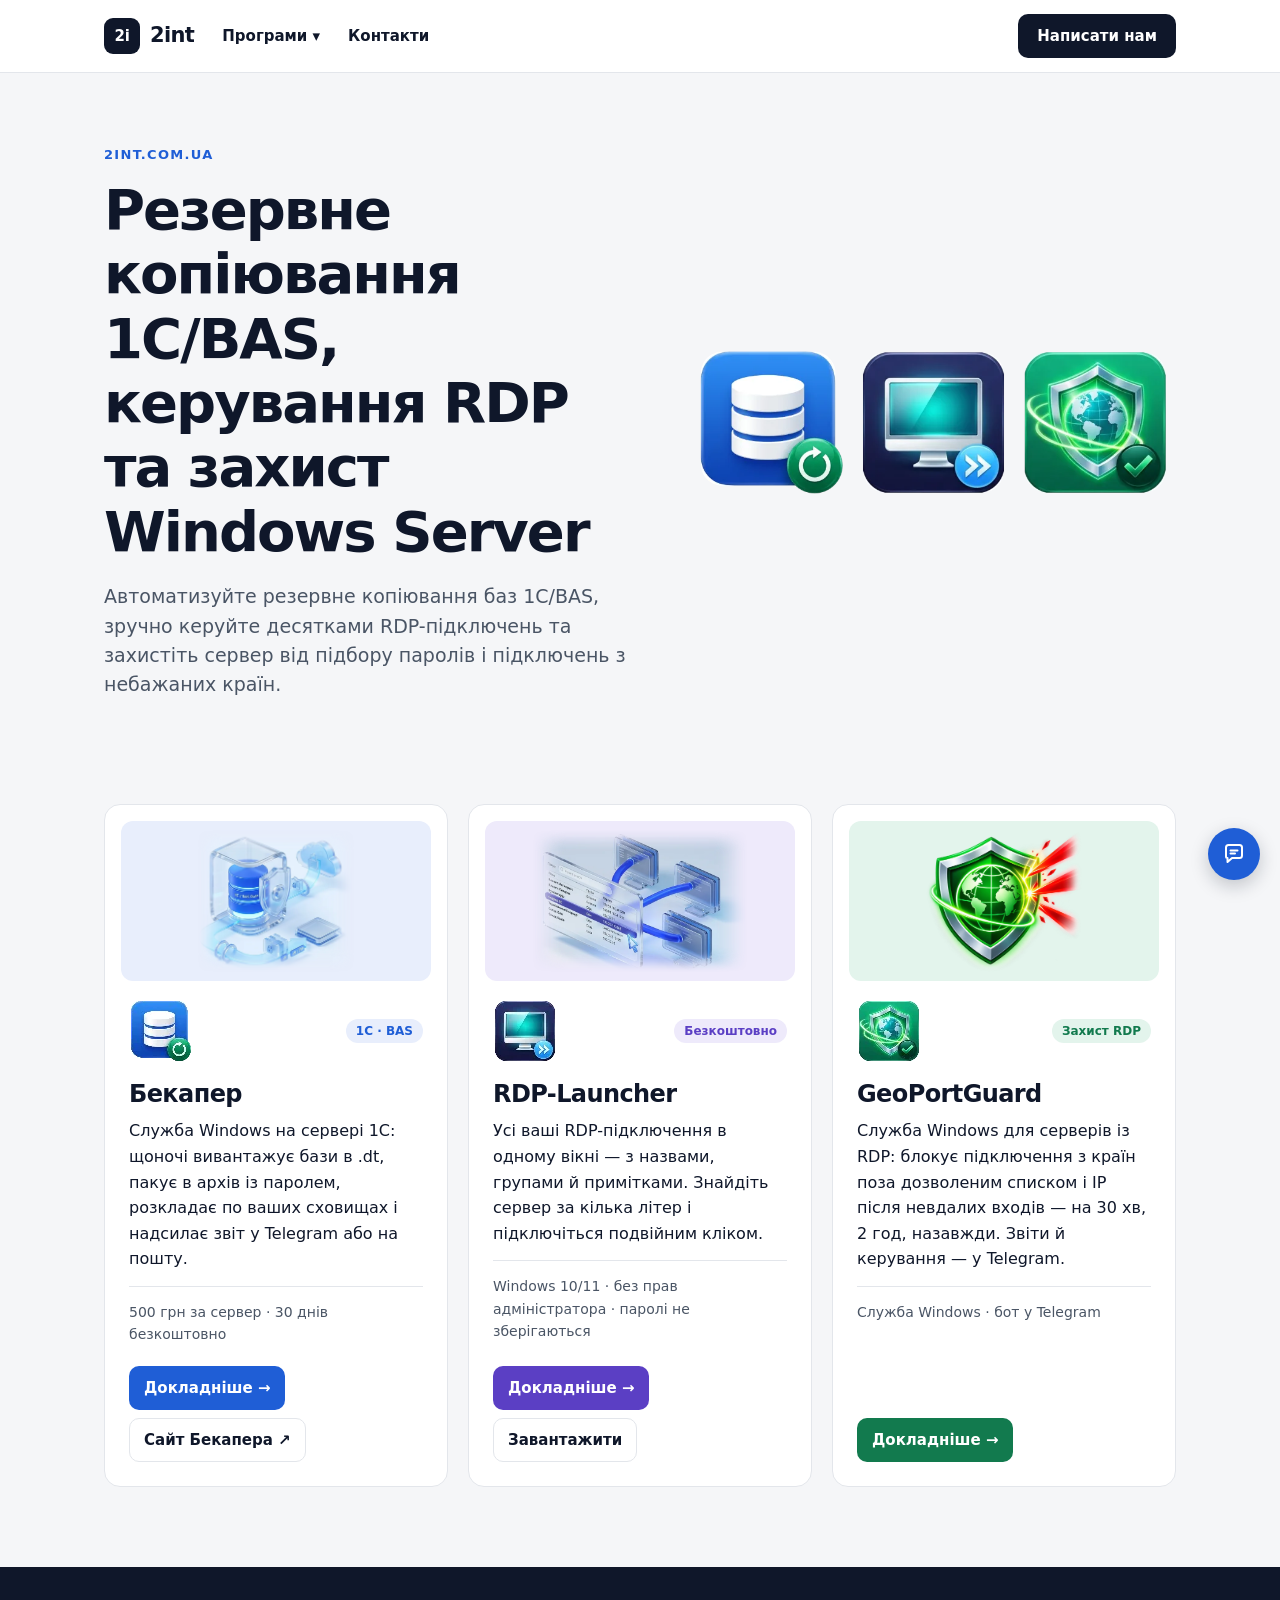
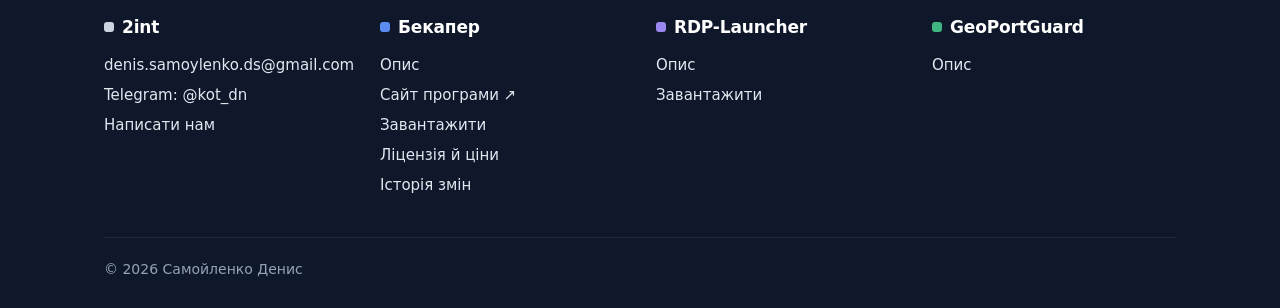
<file: index.html>
<!DOCTYPE html>
<!-- saved from url=(0020)https://2int.com.ua/ -->
<html lang="uk"><head><meta http-equiv="Content-Type" content="text/html; charset=UTF-8">

<meta name="viewport" content="width=device-width, initial-scale=1, viewport-fit=cover">
<title>2int — Програми для 1С, BAS і Windows | Бекапер, RDP Launcher, GeoPortGuard</title>
<meta name="description" content="Програми для адміністраторів Windows і BAS: автоматичне резервне копіювання 1С/BAS, швидкий запуск RDP-підключень та захист серверів від підбору паролів і несанкціонованого доступу.">
<meta name="robots" content="index, follow">
<link rel="canonical" href="https://2int.com.ua/">
<meta property="og:type" content="website">
<meta property="og:locale" content="uk_UA">
<meta property="og:site_name" content="2int">
<meta property="og:title" content="2int — Програми для 1С, BAS і Windows | Бекапер, RDP Launcher, GeoPortGuard">
<meta property="og:description" content="Програми для адміністраторів Windows і BAS: автоматичне резервне копіювання 1С/BAS, швидкий запуск RDP-підключень та захист серверів від підбору паролів і несанкціонованого доступу.">
<meta property="og:url" content="https://2int.com.ua/">
<meta property="og:image" content="https://2int.com.ua/assets/img/2int/og-2int.jpg">
<meta property="og:image:width" content="1200">
<meta property="og:image:height" content="630">
<meta property="og:image:alt" content="2int — програми для Windows і 1С: Бекапер, RDP-Launcher, GeoPortGuard">
<meta name="twitter:card" content="summary_large_image">
<link rel="icon" href="https://2int.com.ua/assets/img/2int/fav-2int.ico" sizes="any">
<link rel="icon" type="image/png" sizes="32x32" href="https://2int.com.ua/assets/img/2int/fav-2int-32.png">
<link rel="icon" type="image/png" sizes="16x16" href="https://2int.com.ua/assets/img/2int/fav-2int-16.png">
<link rel="icon" type="image/png" sizes="48x48" href="https://2int.com.ua/assets/img/2int/fav-2int-48.png">
<link rel="apple-touch-icon" href="https://2int.com.ua/assets/img/2int/apple-2int.png">
<link rel="stylesheet" href="./index.html_files/2int.css">
</head>
<body>
<header class="i2 i2-hdr">
  <div class="i2-wrap">
    <div class="i2-brand">
      <a class="i2-logo" href="https://2int.com.ua/" title="2int — усі програми"><span class="i2-logo-mark" aria-hidden="true">2i</span>2int</a>
    </div>
    <div class="i2-nav">
      <div class="i2-dd">
        <button class="i2-dd-btn" type="button" aria-expanded="false" aria-controls="i2-dd-programs">Програми ▾</button>
        <div class="i2-dd-panel" id="i2-dd-programs">
          <a class="i2-dd-item theme-backup1c" href="https://2int.com.ua/backup1c/"><span class="i2-ico sm logo"><picture><source type="image/webp" srcset="assets/img/2int/icon-backup1c-40.webp 1x, assets/img/2int/icon-backup1c-80.webp 2x"><img src="./index.html_files/icon-backup1c-40.png" srcset="assets/img/2int/icon-backup1c-80.png 2x" alt="" width="40" height="40"></picture></span><span><span class="i2-dd-name">Бекапер</span><span class="i2-dd-text">Резервні копії баз 1С і BAS за розкладом, звіти в Telegram</span></span></a>
          <a class="i2-dd-item theme-rdp" href="https://2int.com.ua/rdp-launcher/"><span class="i2-ico sm logo"><picture><source type="image/webp" srcset="assets/img/2int/icon-rdp-launcher-40.webp 1x, assets/img/2int/icon-rdp-launcher-80.webp 2x"><img src="./index.html_files/icon-rdp-launcher-40.png" srcset="assets/img/2int/icon-rdp-launcher-80.png 2x" alt="" width="40" height="40"></picture></span><span><span class="i2-dd-name">RDP-Launcher <span class="i2-tag">безкоштовно</span></span><span class="i2-dd-text">Усі RDP-підключення в одному вікні, пошук за кілька літер</span></span></a>
          <a class="i2-dd-item theme-geo" href="https://2int.com.ua/geoportguard/"><span class="i2-ico sm logo"><picture><source type="image/webp" srcset="assets/img/2int/icon-geoportguard-40.webp 1x, assets/img/2int/icon-geoportguard-80.webp 2x"><img src="./index.html_files/icon-geoportguard-40.png" srcset="assets/img/2int/icon-geoportguard-80.png 2x" alt="" width="40" height="40"></picture></span><span><span class="i2-dd-name">GeoPortGuard</span><span class="i2-dd-text">Захист RDP від підбору пароля й підключень з чужих країн, керування в Telegram</span></span></a>
          <a class="i2-dd-all" href="https://2int.com.ua/#programy">Усі програми →</a>
        </div>
      </div>
      <a class="i2-menu-link" href="https://2int.com.ua/#contacts">Контакти</a>
    </div>
    <button class="i2-btn i2-btn-dark i2-cta" type="button" data-feedback="">Написати нам</button>
    <button class="i2-burger" type="button" aria-expanded="false" aria-controls="i2-mnav" aria-label="Відкрити меню">
      <svg class="bars" viewBox="0 0 24 24" aria-hidden="true"><path d="M4 7h16M4 12h16M4 17h16"></path></svg>
      <svg class="x" viewBox="0 0 24 24" aria-hidden="true"><path d="M6 6l12 12M18 6L6 18"></path></svg>
    </button>
    <nav class="i2-mnav" id="i2-mnav" aria-label="Меню">
      <p class="i2-mnav-h">Програми</p>
      <a class="i2-dd-item theme-backup1c" href="https://2int.com.ua/backup1c/"><span class="i2-ico sm logo"><picture><source type="image/webp" srcset="assets/img/2int/icon-backup1c-40.webp 1x, assets/img/2int/icon-backup1c-80.webp 2x"><img src="./index.html_files/icon-backup1c-40.png" srcset="assets/img/2int/icon-backup1c-80.png 2x" alt="" width="40" height="40"></picture></span><span><span class="i2-dd-name">Бекапер</span><span class="i2-dd-text">Резервні копії баз 1С і BAS за розкладом, звіти в Telegram</span></span></a>
      <a class="i2-dd-item theme-rdp" href="https://2int.com.ua/rdp-launcher/"><span class="i2-ico sm logo"><picture><source type="image/webp" srcset="assets/img/2int/icon-rdp-launcher-40.webp 1x, assets/img/2int/icon-rdp-launcher-80.webp 2x"><img src="./index.html_files/icon-rdp-launcher-40.png" srcset="assets/img/2int/icon-rdp-launcher-80.png 2x" alt="" width="40" height="40"></picture></span><span><span class="i2-dd-name">RDP-Launcher <span class="i2-tag">безкоштовно</span></span><span class="i2-dd-text">Усі RDP-підключення в одному вікні, пошук за кілька літер</span></span></a>
      <a class="i2-dd-item theme-geo" href="https://2int.com.ua/geoportguard/"><span class="i2-ico sm logo"><picture><source type="image/webp" srcset="assets/img/2int/icon-geoportguard-40.webp 1x, assets/img/2int/icon-geoportguard-80.webp 2x"><img src="./index.html_files/icon-geoportguard-40.png" srcset="assets/img/2int/icon-geoportguard-80.png 2x" alt="" width="40" height="40"></picture></span><span><span class="i2-dd-name">GeoPortGuard</span><span class="i2-dd-text">Захист RDP від підбору пароля й підключень з чужих країн, керування в Telegram</span></span></a>
      <a class="i2-mnav-link" href="https://2int.com.ua/#contacts">Контакти</a>
      <button class="i2-btn i2-btn-dark" type="button" data-feedback="">Написати нам</button>
    </nav>
  </div>
</header>
<main class="i2 i2-main">
  <section class="i2-hero">
    <div class="i2-wrap i2-hero-grid">
      <div>
        <p class="i2-eyebrow">2int.com.ua</p>
        <h1>Резервне копіювання 1С/BAS, керування RDP та захист Windows Server</h1>
        <p class="i2-lead">Автоматизуйте резервне копіювання баз 1С/BAS, зручно керуйте десятками RDP-підключень та захистіть сервер від підбору паролів і підключень з небажаних країн.</p>
      </div>
      <picture class="i2-hero-art i2-hero-icons"><source type="image/webp" srcset="assets/img/2int/programy-800.webp 800w, assets/img/2int/programy.webp 1020w" sizes="(max-width: 719px) calc(100vw - 32px), 520px"><img src="./index.html_files/programy-800.png" width="1020" height="340" alt="Значки програм: Бекапер, RDP-Launcher і GeoPortGuard" fetchpriority="high" decoding="async"></picture>
    </div>
  </section>
  <section class="i2-section" id="programy" aria-label="Програми">
    <div class="i2-wrap">
      <div class="i2-cards">
        <article class="i2-card theme-backup1c">
          <picture class="i2-card-art"><source type="image/webp" srcset="assets/img/2int/backup1c.webp"><img src="./index.html_files/backup1c.png" width="652" height="594" alt="Ілюстрація: база 1С під захистом, архів .dt вирушає у сховища й хмару" loading="lazy" decoding="async"></picture>
          <div class="i2-card-top"><span class="i2-ico logo"><picture><source type="image/webp" srcset="assets/img/2int/icon-backup1c-64.webp 1x, assets/img/2int/icon-backup1c-128.webp 2x"><img src="./index.html_files/icon-backup1c-64.png" srcset="assets/img/2int/icon-backup1c-128.png 2x" alt="" width="64" height="64"></picture></span><span class="i2-tag">1С · BAS</span></div>
          <h2>Бекапер</h2>
          <p class="i2-card-text">Служба Windows на сервері 1С: щоночі вивантажує бази в .dt, пакує в архів із паролем, розкладає по ваших сховищах і надсилає звіт у Telegram або на пошту.</p>
          <p class="i2-card-note">500 грн за сервер · 30 днів безкоштовно</p>
          <div class="i2-btns">
            <a class="i2-btn i2-btn-p" href="https://2int.com.ua/backup1c/">Докладніше →</a>
            <a class="i2-btn i2-btn-s" href="https://1c.in.ua/">Сайт Бекапера ↗</a>
          </div>
        </article>
        <article class="i2-card theme-rdp">
          <picture class="i2-card-art"><source type="image/webp" srcset="assets/img/2int/rdp-launcher.webp"><img src="./index.html_files/rdp-launcher.png" width="705" height="466" alt="Ілюстрація: список RDP-підключень і сервери, до яких вони ведуть" loading="lazy" decoding="async"></picture>
          <div class="i2-card-top"><span class="i2-ico logo"><picture><source type="image/webp" srcset="assets/img/2int/icon-rdp-launcher-64.webp 1x, assets/img/2int/icon-rdp-launcher-128.webp 2x"><img src="./index.html_files/icon-rdp-launcher-64.png" srcset="assets/img/2int/icon-rdp-launcher-128.png 2x" alt="" width="64" height="64"></picture></span><span class="i2-tag">Безкоштовно</span></div>
          <h2>RDP-Launcher</h2>
          <p class="i2-card-text">Усі ваші RDP-підключення в одному вікні — з назвами, групами й примітками. Знайдіть сервер за кілька літер і підключіться подвійним кліком.</p>
          <p class="i2-card-note">Windows 10/11 · без прав адміністратора · паролі не зберігаються</p>
          <div class="i2-btns">
            <a class="i2-btn i2-btn-p" href="https://2int.com.ua/rdp-launcher/">Докладніше →</a>
            <a class="i2-btn i2-btn-s" href="https://2int.com.ua/download.php?f=rdp-launcher&amp;from=home" rel="nofollow">Завантажити</a>
          </div>
        </article>
        <article class="i2-card theme-geo">
          <picture class="i2-card-art"><source type="image/webp" srcset="assets/img/2int/geoportguard-800.webp 800w, assets/img/2int/geoportguard.webp 1040w" sizes="(max-width: 719px) calc(100vw - 32px), 360px"><img src="./index.html_files/geoportguard-800.png" width="1040" height="944" alt="Ілюстрація: щит із глобусом відбиває атаки на сервер" loading="lazy" decoding="async"></picture>
          <div class="i2-card-top"><span class="i2-ico logo"><picture><source type="image/webp" srcset="assets/img/2int/icon-geoportguard-64.webp 1x, assets/img/2int/icon-geoportguard-128.webp 2x"><img src="./index.html_files/icon-geoportguard-64.png" srcset="assets/img/2int/icon-geoportguard-128.png 2x" alt="" width="64" height="64"></picture></span><span class="i2-tag">Захист RDP</span></div>
          <h2>GeoPortGuard</h2>
          <p class="i2-card-text">Служба Windows для серверів із RDP: блокує підключення з країн поза дозволеним списком і IP після невдалих входів — на 30 хв, 2 год, назавжди. Звіти й керування — у Telegram.</p>
          <p class="i2-card-note">Служба Windows · бот у Telegram</p>
          <div class="i2-btns">
            <a class="i2-btn i2-btn-p" href="https://2int.com.ua/geoportguard/">Докладніше →</a>
          </div>
        </article>
      </div>
    </div>
  </section>
</main>
<!-- плаваючі кнопки (усі сторінки): «Вгору» — після прокрутки, «Задати питання» — завжди (та сама форма, що «Написати нам»); колір — тема сторінки -->
<div class="i2 i2-fabs" style="--fab-lift: 0px;">
  <button class="i2-fab i2-fab-top" id="i2-totop" type="button" aria-label="Вгору"><svg width="20" height="20" viewBox="0 0 20 20" aria-hidden="true"><path d="M4 12.5l6-6 6 6" fill="none" stroke="currentColor" stroke-width="2.4" stroke-linecap="round" stroke-linejoin="round"></path></svg></button>
  <button class="i2-fab i2-fab-tg" type="button" data-feedback="" aria-label="Задати питання"><svg width="24" height="24" viewBox="0 0 24 24" aria-hidden="true" fill="none" stroke="currentColor" stroke-width="2" stroke-linecap="round" stroke-linejoin="round"><path d="M4 5.5A2.5 2.5 0 0 1 6.5 3h11A2.5 2.5 0 0 1 20 5.5v8a2.5 2.5 0 0 1-2.5 2.5H10l-4.5 4v-4h0A1.5 1.5 0 0 1 4 14.5z"></path><path d="M8.5 8.5h7M8.5 11.5h4.5"></path></svg><span class="tip">Задати питання</span></button>
</div>

<footer class="i2 i2-ftr" id="contacts">
  <div class="i2-wrap">
    <div class="i2-ftr-cols">
      <div class="i2-ftr-2int">
        <h2><span class="dot" aria-hidden="true"></span>2int</h2>
        <ul>
          <li><a class="em" href="mailto:denis.samoylenko.ds@gmail.com">denis.samoylenko.ds@gmail.com</a></li>
          <li><a href="https://t.me/kot_dn">Telegram: @kot_dn</a></li>
          <li><button class="i2-linkbtn" type="button" data-feedback="">Написати нам</button></li>
        </ul>
      </div>
      <div class="theme-backup1c">
        <h2><span class="dot" aria-hidden="true"></span>Бекапер</h2>
        <ul>
          <li><a href="https://2int.com.ua/backup1c/">Опис</a></li>
          <li><a href="https://1c.in.ua/">Сайт програми ↗</a></li>
          <li><a href="https://1c.in.ua/zavantazhennia/">Завантажити</a></li>
          <li><a href="https://1c.in.ua/litsenziia/">Ліцензія й ціни</a></li>
          <li><a href="https://1c.in.ua/istoriia-zmin/">Історія змін</a></li>
        </ul>
      </div>
      <div class="theme-rdp">
        <h2><span class="dot" aria-hidden="true"></span>RDP-Launcher</h2>
        <ul>
          <li><a href="https://2int.com.ua/rdp-launcher/">Опис</a></li>
          <li><a href="https://2int.com.ua/download.php?f=rdp-launcher&amp;from=footer" rel="nofollow">Завантажити</a></li>
        </ul>
      </div>
      <div class="theme-geo">
        <h2><span class="dot" aria-hidden="true"></span>GeoPortGuard</h2>
        <ul>
          <li><a href="https://2int.com.ua/geoportguard/">Опис</a></li>
        </ul>
      </div>
    </div>
    <div class="i2-ftr-bottom">© 2026 Самойленко Денис</div>
  </div>
</footer>

<dialog class="i2 fb" id="fb" aria-labelledby="fb-title">
  <form method="dialog" novalidate="">
    <button type="button" class="fb-x" data-close="" aria-label="Закрити">×</button>
    <h2 id="fb-title">Написати нам</h2>
    <label>Ім’я<input id="fb-name" name="name" type="text" maxlength="80" autocomplete="name"></label>
    <label>Контакт (e-mail, телефон або Telegram)<input id="fb-contact" name="contact" type="text" maxlength="120" autocomplete="email" required=""></label>
    <label>Повідомлення<textarea id="fb-message" name="message" maxlength="2000" required=""></textarea></label>
    <div class="hp" aria-hidden="true"><label>Website<input id="fb-website" name="website" type="text" tabindex="-1" autocomplete="off"></label></div>
    <div class="fb-actions">
      <button type="button" class="i2-btn i2-btn-s" data-close="">Скасувати</button>
      <button type="submit" class="i2-btn i2-btn-p">Надіслати</button>
    </div>
    <p class="fb-tg">або в Telegram: <a href="https://t.me/kot_dn">@kot_dn</a></p>
    <p class="fb-msg" role="status" aria-live="polite"></p>
    <p class="fb-note">Повідомлення надійде розробнику в Telegram. Контакт потрібен лише для відповіді.</p>
  </form>
</dialog>
<script src="./index.html_files/2int.js.Без названия" defer=""></script>


</body></html>
</file>
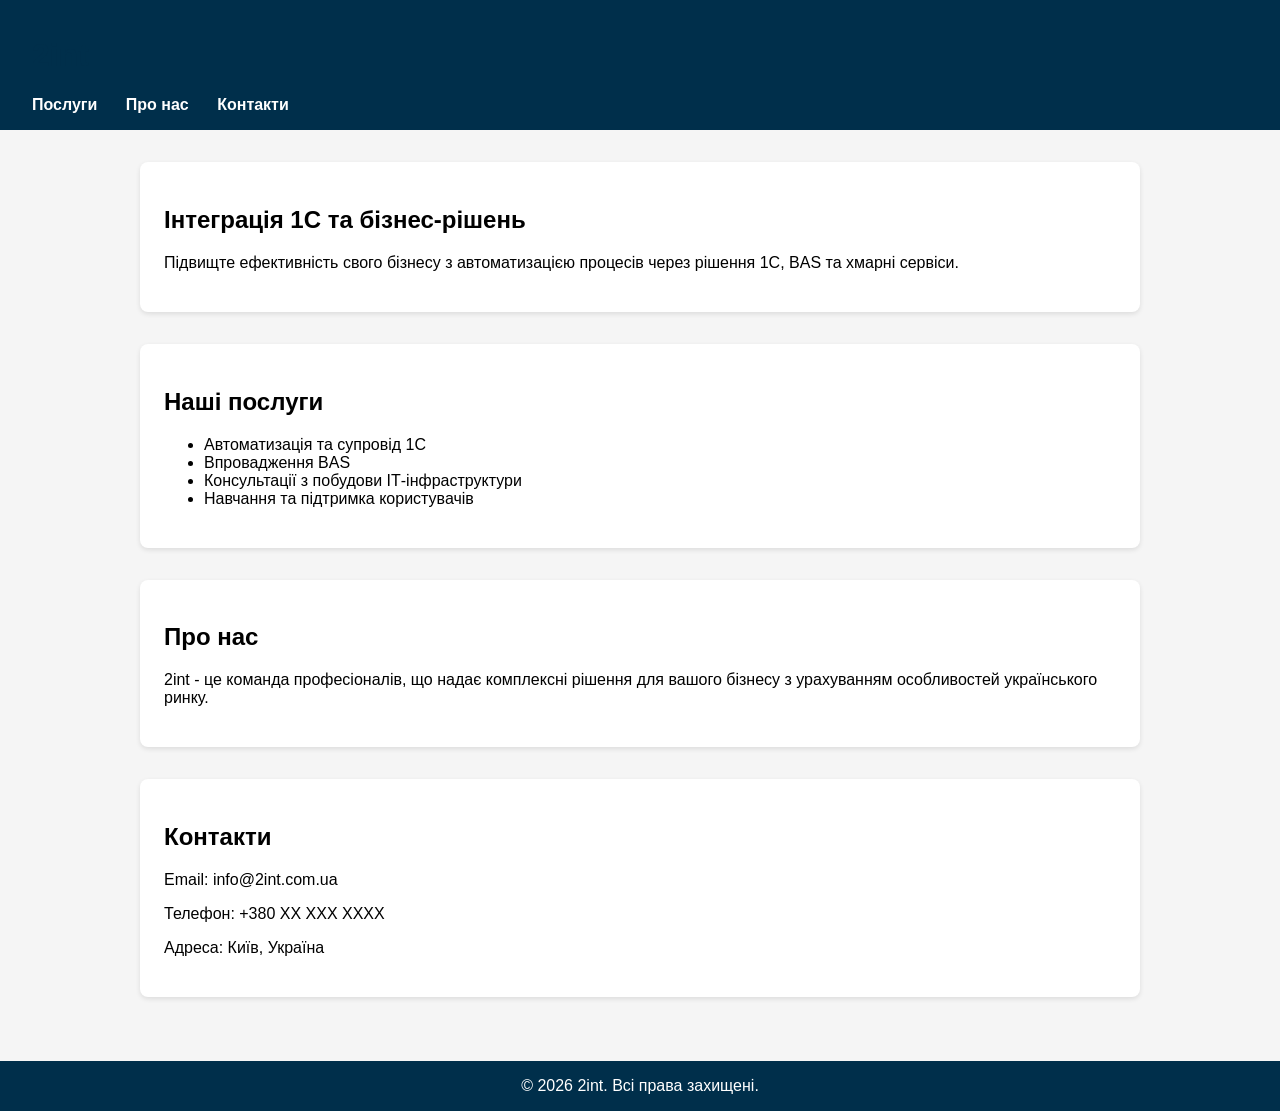
<file: file_git.html>
<!DOCTYPE html>
<html lang="uk">
<head>
    <meta charset="UTF-8" />
    <meta name="viewport" content="width=device-width, initial-scale=1" />
    <title>2int - Інтеграція 1С та бізнес-рішень</title>
    <style>
        body { font-family: Arial, sans-serif; margin:0; padding:0; background:#f5f5f5; }
        header { background:#002f4b; color:white; padding:1rem 2rem; }
        nav a { color:white; margin-right:1.5rem; text-decoration:none; font-weight:bold; }
        main { padding:2rem; max-width:1000px; margin:auto; }
        h1 { color:#002f4b; }
        section { margin-bottom:2rem; background:white; padding:1.5rem; border-radius:8px; box-shadow:0 2px 5px rgba(0,0,0,0.1);}
        footer { background:#002f4b; color:white; text-align:center; padding:1rem 0; }
    </style>
</head>
<body>
    <header>
        <div>
            <h1>2int</h1>
            <nav>
                <a href="#services">Послуги</a>
                <a href="#about">Про нас</a>
                <a href="#contacts">Контакти</a>
            </nav>
        </div>
    </header>
    <main>
        <section id="intro">
            <h2>Інтеграція 1С та бізнес-рішень</h2>
            <p>Підвищте ефективність свого бізнесу з автоматизацією процесів через рішення 1С, BAS та хмарні сервіси.</p>
        </section>
        <section id="services">
            <h2>Наші послуги</h2>
            <ul>
                <li>Автоматизація та супровід 1С</li>
                <li>Впровадження BAS</li>
                <li>Консультації з побудови ІТ-інфраструктури</li>
                <li>Навчання та підтримка користувачів</li>
            </ul>
        </section>
        <section id="about">
            <h2>Про нас</h2>
            <p>2int - це команда професіоналів, що надає комплексні рішення для вашого бізнесу з урахуванням особливостей українського ринку.</p>
        </section>
        <section id="contacts">
            <h2>Контакти</h2>
            <p>Email: info@2int.com.ua</p>
            <p>Телефон: +380 XX XXX XXXX</p>
            <p>Адреса: Київ, Україна</p>
        </section>
    </main>
    <footer>
        © 2026 2int. Всі права захищені.
    </footer>
</body>
</html>
</file>
<file: index.html_files/2int.css>
/* 2int.com.ua — спільний стиль: шапка, полоса програми, підвал, лендинг, сторінки програм.
   Класи з префіксом i2-, правила для елементів — лише всередині .i2. Усі сторінки програм (/backup1c/, /rdp-launcher/,
   /geoportguard/) зібрані зі спільних компонентів цього файлу. Без зовнішніх шрифтів і бібліотек. */
:root {
  --i2-bg: #F5F6F8;
  --i2-surface: #FFFFFF;
  --i2-ink: #0F172A;
  --i2-muted: #4A5565;
  --i2-line: #E3E6EB;
  --i2-hover: #EEF0F3;
  --i2-radius: 16px;
  --i2-wrap: 1120px;
  --i2-font: "Segoe UI", Roboto, system-ui, -apple-system, "Helvetica Neue", Arial, sans-serif;
  /* акцент поточної програми: --c — колір, --t — фон значка й мітки (нейтральна тема — лендинг) */
  --c: #1F5ED6;
  --t: #E8EEFC;
}
/* теми програм (клас на <body> сторінки програми і на картках / пунктах меню) */
.theme-backup1c { --c: #1F5ED6; --t: #E8EEFC; }
.theme-rdp      { --c: #5B3FC4; --t: #EEEAFB; }
.theme-geo      { --c: #127A4E; --t: #E3F4EC; }

/* «за краєм» сторінки (прокрутка з відскоком, панель браузера iPhone): угорі — світлий фон сторінки, унизу — колір підвалу */
html { -webkit-text-size-adjust: 100%; scroll-behavior: smooth; background: linear-gradient(var(--i2-bg) 50%, #0F172A 50%); }
/* коротка сторінка: підвал притиснутий до низу екрана (main розтягується) */
body {
  margin: 0; min-height: 100vh; min-height: 100dvh; display: flex; flex-direction: column;
  background: var(--i2-bg); color: var(--i2-ink);
  font: 16px/1.6 var(--i2-font);
}
body > main { flex: 1 0 auto; }

:where(.i2), :where(.i2) *, :where(.i2) *::before, :where(.i2) *::after { box-sizing: border-box; }
:where(.i2) a { color: inherit; }
:where(.i2) img, :where(.i2) svg { display: block; }
:where(.i2) :is(h1, h2, h3, h4) { margin: 0; font-weight: 700; letter-spacing: -0.025em; line-height: 1.15; color: var(--i2-ink); }
:where(.i2) p { margin: 0; }
.i2 [hidden] { display: none !important; }
:where(.i2) :is(ul, ol) { margin: 0; padding: 0; list-style: none; }
.i2-wrap { width: 100%; max-width: var(--i2-wrap); margin: 0 auto; padding: 0 24px; }
:where(.i2) :focus-visible { outline: 2px solid var(--c); outline-offset: 2px; border-radius: 6px; }
.i2 [id] { scroll-margin-top: 88px; }

/* ---------------------------------------------------------------- значки й мітки */
.i2-ico {
  flex: none; width: 44px; height: 44px; border-radius: 12px;
  display: grid; place-items: center; background: var(--t); color: var(--c); overflow: hidden;
}
.i2-ico svg { width: 24px; height: 24px; fill: none; stroke: currentColor; stroke-width: 1.8; stroke-linecap: round; stroke-linejoin: round; }
.i2-ico img { width: 100%; height: 100%; object-fit: contain; }
.i2-ico.logo { background: none; }          /* готове лого програми — без підкладки */
.i2-ico.sm { width: 36px; height: 36px; border-radius: 10px; }
.i2-ico.sm svg { width: 20px; height: 20px; }
.i2-tag {
  display: inline-block; padding: 2px 10px; border-radius: 999px;
  background: var(--t); color: var(--c);
  font-size: 12px; font-weight: 700; line-height: 20px; white-space: nowrap; letter-spacing: 0;
}

/* ---------------------------------------------------------------- кнопки */
.i2-btn {
  display: inline-flex; align-items: center; justify-content: center; gap: 6px;
  min-height: 44px; padding: 10px 18px; border-radius: 10px;
  font: 600 15px/1.2 var(--i2-font); text-decoration: none; cursor: pointer;
  border: 1px solid transparent; transition: background-color .15s, border-color .15s, filter .15s;
}
.i2-btn-p { background: var(--c); color: #FFFFFF; }
.i2-btn-p:hover { filter: brightness(.92); }
.i2-btn-s { background: var(--i2-surface); color: var(--i2-ink); border-color: var(--i2-line); }
.i2-btn-s:hover { background: var(--i2-hover); }
.i2-btn-dark { background: var(--i2-ink); color: #FFFFFF; }
.i2-btn-dark:hover { background: #1E293B; }
.i2-btns { display: flex; flex-wrap: wrap; gap: 10px; }

/* ---------------------------------------------------------------- шапка (одна полоса) */
.i2-hdr { position: sticky; top: 0; z-index: 50; background: var(--i2-surface); border-bottom: 1px solid var(--i2-line); }
.i2-hdr.is-prog { background: var(--t); border-bottom-color: var(--c); }
.i2-hdr .i2-wrap { height: 72px; display: flex; align-items: center; gap: 16px; position: relative; }
.i2-brand { display: flex; align-items: center; gap: 10px; flex: 0 1 auto; min-width: 0; }
.i2-logo { display: inline-flex; align-items: center; gap: 10px; text-decoration: none; font-size: 21px; font-weight: 800; letter-spacing: -0.03em; color: var(--i2-ink); }
.i2-logo-mark {
  flex: none; width: 36px; height: 36px; border-radius: 9px; background: var(--i2-ink); color: #FFFFFF;
  display: grid; place-items: center; font-size: 15px; font-weight: 800; letter-spacing: -0.02em; text-decoration: none;
}
.i2-slash { color: var(--i2-muted); font-size: 22px; font-weight: 300; line-height: 1; }
.i2-prog { display: inline-flex; align-items: center; gap: 10px; min-width: 0; color: var(--i2-ink); text-decoration: none; font-size: 18px; font-weight: 800; letter-spacing: -0.02em; white-space: nowrap; }
.i2-prog .i2-ico { width: 32px; height: 32px; border-radius: 8px; background: var(--i2-surface); }
.i2-prog .i2-ico.logo { background: none; }
.i2-prog .i2-ico svg { width: 20px; height: 20px; }
.i2-prog span:last-child { overflow: hidden; text-overflow: ellipsis; }

/* підменю програми — посередині, в один рядок */
.i2-subwrap { flex: 1 1 auto; min-width: 0; display: flex; align-items: center; justify-content: center; }   /* підменю + «Ще ▾» — посередині */
.i2-sub { flex: 0 1 auto; min-width: 0; display: flex; gap: 2px; overflow-x: auto; scrollbar-width: none; }
.i2-sub::-webkit-scrollbar { display: none; }
.i2-sub a {
  flex: none; padding: 8px 10px; border-radius: 8px; white-space: nowrap;
  color: var(--c); font-size: 15px; font-weight: 600; text-decoration: none;
}
.i2-sub a:hover { background: var(--i2-surface); }
.i2-sub.tight a { padding-left: 3px; padding-right: 3px; }      /* підменю не вміщується: спершу менші відступи */
.i2-more { position: relative; flex: none; }
.i2-more-btn { display: inline-flex; align-items: center; height: 40px; padding: 0 8px; border: 0; border-radius: 8px; background: none; color: var(--c); font: 600 15px/1 var(--i2-font); cursor: pointer; white-space: nowrap; }
.i2-more-btn:hover, .i2-more.open .i2-more-btn { background: var(--i2-surface); }
.i2-more-panel { display: none; position: absolute; top: calc(100% + 10px); right: 0; z-index: 60; min-width: 220px; padding: 6px; background: var(--i2-surface); border: 1px solid var(--i2-line); border-radius: 12px; box-shadow: 0 16px 40px rgba(15, 23, 42, .12); }
.i2-more.open .i2-more-panel { display: block; }
.i2-more-panel a { display: block; padding: 10px 12px; border-radius: 8px; color: var(--c); font-weight: 600; text-decoration: none; white-space: nowrap; }
.i2-more-panel a:hover { background: var(--t); }
/* сторінка програми: щільніші відступи, щоб підменю вмістилося в один рядок від 1100px (текст не скорочується) */
.is-prog .i2-wrap { gap: 8px; padding-left: 16px; padding-right: 16px; }
.is-prog .i2-sub { gap: 2px; }
.is-prog .i2-brand { gap: 6px; }
.is-prog .i2-prog { gap: 8px; }
/* «Капсула»: розділи сторінки в білій «таблетці»; пункт — теж pill; наведення — відтінок теми, поточний — колір теми */
.is-prog .i2-sub {
  padding: 4px; background: var(--i2-surface); border: 1px solid rgba(0, 0, 0, .08); border-radius: 999px;
  box-shadow: 0 2px 6px rgba(0, 0, 0, .08), inset 0 -1px 0 rgba(0, 0, 0, .04);
}
.is-prog .i2-sub a { padding: 7px 14px; border-radius: 999px; font-size: 15px; line-height: 20px; transition: background-color .15s ease, color .15s ease; }
.is-prog .i2-sub a:hover { background: var(--t); }
.is-prog .i2-sub a.is-current, .is-prog .i2-sub a.is-current:hover { background: var(--c); color: #FFFFFF; }
.is-prog .i2-sub.tight a { padding-left: 10px; padding-right: 10px; }   /* не вміщується: спершу менші відступи */
.is-prog .i2-sub.small a { padding-left: 8px; padding-right: 8px; font-size: 14px; }   /* далі — дрібніший шрифт */
.i2-more-panel a.is-current { background: var(--c); color: #FFFFFF; }
@media (prefers-reduced-motion: reduce) { .is-prog .i2-sub a { transition: none; } }
.is-prog .i2-dd-btn { padding: 0 8px; }
.is-prog .i2-cta { padding: 10px 14px; }

.i2-nav { display: flex; align-items: center; gap: 4px; flex: none; }
.i2-menu-link, .i2-dd-btn {
  display: inline-flex; align-items: center; gap: 4px; height: 40px; padding: 0 12px; border-radius: 10px;
  background: none; border: 0; color: var(--i2-ink); font: 600 15px/1 var(--i2-font); text-decoration: none; cursor: pointer; white-space: nowrap;
}
.i2-menu-link:hover, .i2-dd-btn:hover, .i2-dd.open .i2-dd-btn { background: var(--i2-hover); }
.is-prog .i2-dd-btn:hover, .is-prog .i2-dd.open .i2-dd-btn { background: var(--i2-surface); }
.i2-cta { flex: none; margin-left: auto; white-space: nowrap; }
.is-prog .i2-cta { margin-left: 0; }

/* випадаюче «Програми» */
.i2-dd { position: relative; }
.i2-dd-panel {
  display: none; position: absolute; top: calc(100% + 10px); left: 0; z-index: 60;
  width: 440px; padding: 8px; background: var(--i2-surface);
  border: 1px solid var(--i2-line); border-radius: var(--i2-radius);
  box-shadow: 0 16px 40px rgba(15, 23, 42, .12);
}
.is-prog .i2-dd-panel { left: auto; right: 0; }      /* на сторінці програми меню праворуч — панель вирівняна по правому краю */
.i2-dd-panel::before { content: ""; position: absolute; left: 0; right: 0; top: -12px; height: 12px; }  /* місток для наведення */
.i2-dd.open .i2-dd-panel { display: block; }
.i2-dd-item { display: flex; gap: 12px; padding: 12px; border-radius: 12px; text-decoration: none; color: var(--i2-ink); }
.i2-dd-item:hover, .i2-dd-item[aria-current="page"] { background: var(--i2-bg); }
.i2-dd-name { display: flex; align-items: center; gap: 8px; font-weight: 700; line-height: 1.3; }
.i2-dd-text { display: block; margin-top: 2px; color: var(--i2-muted); font-size: 14px; line-height: 1.45; }
.i2-dd-all { display: block; margin-top: 4px; padding: 12px; border-top: 1px solid var(--i2-line); font-weight: 600; text-decoration: none; }
.i2-dd-all:hover { background: var(--i2-bg); border-radius: 0 0 12px 12px; }

/* телефон: бургер і панель меню */
.i2-burger {
  display: none; flex: none; margin-left: auto; width: 44px; height: 44px; border-radius: 10px;
  background: var(--i2-surface); border: 1px solid var(--i2-line); color: var(--i2-ink); cursor: pointer;
  align-items: center; justify-content: center;
}
.i2-burger svg { width: 22px; height: 22px; fill: none; stroke: currentColor; stroke-width: 2; stroke-linecap: round; }
.i2-burger .x { display: none; }
.i2-hdr.nav-open .i2-burger .bars { display: none; }
.i2-hdr.nav-open .i2-burger .x { display: block; }
.i2-mnav { display: none; }
.i2-mnav-link { display: flex; align-items: center; min-height: 48px; padding: 0 12px; border-radius: 10px; color: var(--i2-ink); font-weight: 600; text-decoration: none; }
.i2-mnav-link:hover { background: var(--i2-bg); }
.is-prog .i2-mnav-link { color: var(--c); }
.i2-mnav-h { margin: 12px 12px 4px; color: var(--i2-muted); font-size: 13px; font-weight: 700; letter-spacing: .08em; text-transform: uppercase; }
.i2-mnav .i2-btn { margin-top: 12px; width: 100%; }

/* кнопка-посилання (підвал: «Написати нам») */
.i2-linkbtn { padding: 0; border: 0; background: none; color: inherit; font: inherit; cursor: pointer; text-align: left; }

/* ---------------------------------------------------------------- секції */
.i2-section { padding: 56px 0; }
.i2-section + .i2-section { padding-top: 0; }
.i2-eyebrow { font-size: 13px; font-weight: 700; letter-spacing: .1em; text-transform: uppercase; color: var(--c); }
.i2-hero { padding: 72px 0 48px; }
.i2-hero h1 { margin-top: 12px; font-size: clamp(34px, 5.2vw, 56px); letter-spacing: -0.035em; max-width: 16em; }
.i2-lead { margin-top: 18px; max-width: 46em; font-size: 19px; line-height: 1.55; color: var(--i2-muted); }
.i2-hero .i2-btns { margin-top: 28px; }
.i2-meta { margin-top: 14px; color: var(--i2-muted); font-size: 14px; }
.i2-h2 { font-size: 28px; margin-bottom: 20px; }

/* картки програм на лендингу */
.i2-cards { display: grid; grid-template-columns: repeat(3, minmax(0, 1fr)); gap: 20px; }
.i2-card {
  display: flex; flex-direction: column; padding: 24px;
  background: var(--i2-surface); border: 1px solid var(--i2-line); border-radius: var(--i2-radius);
}
.i2-card-top { display: flex; align-items: center; justify-content: space-between; gap: 12px; }
.i2-card h2 { margin-top: 18px; font-size: 24px; }
.i2-card-text { margin-top: 10px; }
.i2-card-note { margin-top: 14px; padding-top: 14px; border-top: 1px solid var(--i2-line); color: var(--i2-muted); font-size: 14px; }
.i2-card .i2-btns { margin-top: auto; padding-top: 20px; gap: 8px; }
.i2-card .i2-btn { padding: 10px 14px; }

/* сторінка програми */
.i2-features { display: grid; grid-template-columns: repeat(2, minmax(0, 1fr)); gap: 14px; }
.i2-features li {
  display: flex; gap: 14px; align-items: flex-start; padding: 18px;
  background: var(--i2-surface); border: 1px solid var(--i2-line); border-radius: var(--i2-radius);
}
.i2-features .i2-ico { width: 32px; height: 32px; border-radius: 9px; }
.i2-features .i2-ico svg { width: 18px; height: 18px; stroke-width: 2.2; }
.i2-duo { display: grid; grid-template-columns: repeat(2, minmax(0, 1fr)); gap: 20px; }
.i2-box { padding: 24px; background: var(--i2-surface); border: 1px solid var(--i2-line); border-radius: var(--i2-radius); }
.i2-box h2 { font-size: 22px; margin-bottom: 10px; }
.i2-articles { display: grid; gap: 12px; }
.i2-articles li {
  display: flex; flex-wrap: wrap; align-items: center; justify-content: space-between; gap: 8px 20px; padding: 18px 20px;
  background: var(--i2-surface); border: 1px solid var(--i2-line); border-radius: var(--i2-radius);
}
.i2-articles .t { font-weight: 600; text-decoration: none; }
.i2-articles .t:hover { color: var(--c); text-decoration: underline; }
.i2-articles .more { color: var(--c); font-size: 15px; font-weight: 600; text-decoration: none; white-space: nowrap; }
.i2-articles .more:hover { text-decoration: underline; }
.i2-final {
  display: flex; flex-wrap: wrap; align-items: center; justify-content: space-between; gap: 20px;
  padding: 28px; background: var(--t); border-radius: var(--i2-radius);
}
.i2-final p { font-size: 18px; font-weight: 600; max-width: 34em; }

/* ---------------------------------------------------------------- підвал */
.i2-ftr { margin-top: 24px; background: #0F172A; color: #CBD5E1; font-size: 15px; }
.i2-ftr .i2-wrap { padding-top: 48px; padding-bottom: calc(28px + env(safe-area-inset-bottom, 0px)); }
/* 4 колонки однакової ширини, вирівняні по верху; заголовки — одна висота, посилання — один розмір, колір і крок */
.i2-ftr-cols { display: grid; grid-template-columns: repeat(4, minmax(0, 1fr)); gap: 32px; align-items: start; }
.i2-ftr h2 { display: flex; align-items: center; gap: 8px; height: 24px; margin: 0; font-size: 17px; line-height: 24px; color: #FFFFFF; letter-spacing: -0.01em; }
.i2-ftr .dot { flex: none; width: 10px; height: 10px; border-radius: 3px; background: #CBD5E1; }   /* 2int — нейтральна */
.i2-ftr .theme-backup1c .dot { background: #5B8CF0; }   /* на темному фоні — світліші відтінки кольорів програм */
.i2-ftr .theme-rdp .dot { background: #9B87F0; }
.i2-ftr .theme-geo .dot { background: #3FB57F; }
.i2-ftr ul { margin-top: 14px; }
.i2-ftr li { line-height: 24px; }
.i2-ftr li + li { margin-top: 6px; }
.i2-ftr a, .i2-ftr .i2-linkbtn { color: #E2E8F0; font: 400 15px/24px var(--i2-font); text-decoration: none; }
.i2-ftr a:hover, .i2-ftr .i2-linkbtn:hover { color: #FFFFFF; text-decoration: underline; }
/* e-mail і @kot_dn не переносяться посеред слова */
.i2-ftr-2int a { white-space: nowrap; }
.i2-ftr-bottom { margin-top: 40px; padding-top: 20px; border-top: 1px solid #1E293B; color: #94A3B8; font-size: 14px; }

/* ---------------------------------------------------------------- форма «Написати нам» */
.fb {
  width: min(520px, calc(100vw - 32px)); max-height: calc(100vh - 32px); padding: 0; border: 0;
  border-radius: var(--i2-radius); background: var(--i2-surface); color: var(--i2-ink);
  box-shadow: 0 24px 64px rgba(15, 23, 42, .28); font: 16px/1.5 var(--i2-font);
}
.fb::backdrop { background: rgba(15, 23, 42, .55); }
.fb form { position: relative; display: flex; flex-direction: column; gap: 14px; padding: 24px; }
.fb h2 { font-size: 22px; padding-right: 40px; }
.fb label { display: flex; flex-direction: column; gap: 6px; font-weight: 600; font-size: 15px; }
.fb input, .fb textarea {
  width: 100%; padding: 10px 12px; border-radius: 10px; border: 1px solid #C9CFD8; background: var(--i2-surface);
  color: var(--i2-ink); font: 400 16px/1.4 var(--i2-font);
}
.fb textarea { min-height: 140px; resize: vertical; }
.fb input:focus, .fb textarea:focus { outline: none; border-color: var(--c); box-shadow: 0 0 0 3px var(--t); }
.fb .hp { position: absolute; left: -10000px; top: auto; width: 1px; height: 1px; overflow: hidden; }
.fb-x {
  position: absolute; top: 14px; right: 14px; width: 40px; height: 40px; border-radius: 10px;
  border: 0; background: none; color: var(--i2-muted); font-size: 26px; line-height: 1; cursor: pointer;
}
.fb-x:hover { background: var(--i2-hover); color: var(--i2-ink); }
.fb-actions { display: flex; flex-wrap: wrap; gap: 10px; justify-content: flex-end; }
.fb .i2-btn[disabled] { opacity: .6; cursor: default; filter: none; }
.fb-tg { margin-top: -4px; text-align: right; color: var(--i2-muted); font-size: 14px; }
.fb-tg a { color: var(--c); font-weight: 600; }
.fb-msg { min-height: 1.4em; color: var(--i2-muted); font-size: 15px; }
.fb-msg.ok { color: #127A4E; }
.fb-msg.err { color: #B42318; }
.fb-msg a { color: inherit; font-weight: 600; }
.fb-note { color: var(--i2-muted); font-size: 13px; }
body.fb-on { overflow: hidden; }

/* плашка статусу (сторінка програми, що готується) */
.i2-status {
  margin-top: 24px; max-width: 46em; padding: 16px 20px;
  background: var(--i2-surface); border: 1px solid var(--i2-line); border-left: 4px solid var(--c); border-radius: 12px;
}
.i2-hero .i2-tag { font-size: 13px; }
.i2-hero .i2-tag + h1 { margin-top: 14px; }
.i2-features b { font-weight: 700; }

/* ---------------------------------------------------------------- сторінка програми: компоненти */
/* hero зі скрином праворуч (без скрину — текст на всю ширину) */
.i2-hero-grid { display: grid; grid-template-columns: minmax(0, 1fr) minmax(0, 0.9fr); gap: 48px; align-items: center; }
.i2-hero-grid .i2-lead { max-width: none; }

/* плитки «Що робить»: значок, заголовок, текст */
.i2-tiles { display: grid; grid-template-columns: repeat(3, minmax(0, 1fr)); gap: 16px; }
.i2-tile { padding: 22px; background: var(--i2-surface); border: 1px solid var(--i2-line); border-radius: var(--i2-radius); }
.i2-tile h3 { margin-top: 14px; font-size: 18px; letter-spacing: -0.015em; }
.i2-tile p { margin-top: 6px; color: var(--i2-muted); }

/* нумеровані кроки */
.i2-steps { counter-reset: step; display: grid; gap: 12px; max-width: 52em; }
.i2-steps li {
  counter-increment: step; position: relative; padding: 16px 18px 16px 62px;
  background: var(--i2-surface); border: 1px solid var(--i2-line); border-radius: var(--i2-radius);
}
.i2-steps li::before {
  content: counter(step); position: absolute; left: 16px; top: 13px; width: 30px; height: 30px; border-radius: 50%;
  display: grid; place-items: center; background: var(--t); color: var(--c); font-weight: 800; font-size: 15px;
}
.i2-text { max-width: 52em; }
.i2-text + .i2-steps, .i2-text + ul, .i2-steps + .i2-text, .i2-table-wrap + .i2-text { margin-top: 16px; }
.i2-h2 + .i2-lead { margin-top: 0; }
.i2-h3 { margin: 36px 0 14px; font-size: 20px; }
.i2-muted { color: var(--i2-muted); }
.i2 code { padding: 1px 6px; border-radius: 6px; background: var(--i2-hover); font: 14px/1.4 Consolas, "Cascadia Mono", monospace; overflow-wrap: anywhere; }

/* таблиця */
.i2-table-wrap { max-width: 52em; overflow-x: auto; background: var(--i2-surface); border: 1px solid var(--i2-line); border-radius: var(--i2-radius); }
.i2-table { width: 100%; border-collapse: collapse; }
.i2-table caption { padding: 14px 18px 0; text-align: left; font-weight: 700; }
.i2-table th, .i2-table td { padding: 12px 18px; text-align: left; vertical-align: top; border-bottom: 1px solid var(--i2-line); }
.i2-table thead th { color: var(--i2-muted); font-size: 14px; font-weight: 600; }
.i2-table tbody tr:last-child td { border-bottom: 0; }

/* скрини з підписами */
.i2-shot { margin: 0; background: var(--i2-surface); border: 1px solid var(--i2-line); border-radius: var(--i2-radius); overflow: hidden; }
.i2-shot img { width: 100%; height: auto; background: var(--i2-hover); cursor: zoom-in; }
.i2-shot figcaption { padding: 10px 16px 12px; border-top: 1px solid var(--i2-line); color: var(--i2-muted); font-size: 14px; }
.i2-shots { display: grid; grid-template-columns: repeat(2, minmax(0, 1fr)); gap: 16px; margin-top: 24px; }

/* перегляд скрину на весь екран */
.i2-lb { position: fixed; inset: 0; z-index: 100; display: none; align-items: center; justify-content: center; flex-direction: column; gap: 10px; padding: 24px; background: rgba(15, 23, 42, .85); cursor: zoom-out; }
.i2-lb.open { display: flex; }
.i2-lb img { max-width: 100%; max-height: calc(100vh - 100px); width: auto; height: auto; border-radius: 10px; background: #FFFFFF; }
.i2-lb p { margin: 0; color: #E2E8F0; font-size: 15px; text-align: center; }
.i2-lb button { position: absolute; top: 14px; right: 14px; width: 44px; height: 44px; border: 0; border-radius: 10px; background: rgba(255, 255, 255, .12); color: #FFFFFF; font-size: 28px; line-height: 1; cursor: pointer; }
body.lb-on { overflow: hidden; }

/* часті питання (акордеон) */
.i2-faq { display: grid; gap: 10px; max-width: 52em; }
.i2-faq details { background: var(--i2-surface); border: 1px solid var(--i2-line); border-radius: var(--i2-radius); }
.i2-faq summary {
  display: flex; align-items: center; justify-content: space-between; gap: 16px;
  padding: 16px 16px 16px 18px; font-weight: 700; cursor: pointer; list-style: none;
}
.i2-faq summary::-webkit-details-marker { display: none; }
/* «+» / «−»: квадратик 28 px, лінії 12×2 px малюються градієнтами точно по центру (не символ шрифту);
   у відкритому стані вертикальна лінія плавно зникає */
.i2-faq summary::after {
  content: ""; flex: none; width: 28px; height: 28px; border-radius: 8px;
  background:
    linear-gradient(var(--c), var(--c)) center / 12px 2px no-repeat,
    linear-gradient(var(--c), var(--c)) center / 2px 12px no-repeat,
    var(--t);
  transition: background-size .2s ease;
}
.i2-faq details[open] summary::after {
  background:
    linear-gradient(var(--c), var(--c)) center / 12px 2px no-repeat,
    linear-gradient(var(--c), var(--c)) center / 2px 0 no-repeat,
    var(--t);
}
@media (prefers-reduced-motion: reduce) { .i2-faq summary::after { transition: none; } }
.i2-faq details p { padding: 0 18px 16px; color: var(--i2-muted); }

/* ---------------------------------------------------------------- планшет / телефон */
@media (max-width: 1099px) {
  .i2-subwrap { justify-content: flex-start; }
}
@media (max-width: 960px) {
  .i2-cards, .i2-tiles { grid-template-columns: repeat(2, minmax(0, 1fr)); }
  .i2-hero-grid { grid-template-columns: minmax(0, 1fr); gap: 32px; }
  .i2-ftr-cols { grid-template-columns: repeat(2, minmax(0, 1fr)); }
}
@media (max-width: 719px) {
  .i2-wrap { padding: 0 16px; }
  .i2-hdr .i2-wrap { gap: 10px; }
  .i2-subwrap, .i2-nav, .i2-cta { display: none; }
  .i2-burger { display: inline-flex; }
  .i2-prog { font-size: 17px; }
  .i2-mnav {
    position: absolute; top: 72px; left: 0; right: 0; flex-direction: column; gap: 2px;
    padding: 8px 16px 16px; background: var(--i2-surface); border-bottom: 1px solid var(--i2-line);
    box-shadow: 0 16px 32px rgba(15, 23, 42, .10); max-height: calc(100vh - 72px); overflow-y: auto;
  }
  .i2-hdr.nav-open .i2-mnav { display: flex; }
  .i2-hero { padding: 40px 0 32px; }
  .i2-lead { font-size: 17px; }
  .i2-section { padding: 40px 0; }
  .i2-cards, .i2-features, .i2-duo, .i2-tiles, .i2-shots { grid-template-columns: minmax(0, 1fr); }
  .i2-steps li { padding-left: 56px; }
  .i2-more { display: none; }
  .i2-ftr-cols { grid-template-columns: repeat(2, minmax(0, 1fr)); gap: 28px 16px; }
  .i2-ftr-2int { grid-column: 1 / -1; }   /* контакти — на всю ширину, колонки програм під ними по дві */
  .i2-ftr .i2-wrap { padding-left: max(16px, env(safe-area-inset-left, 0px)); padding-right: max(16px, env(safe-area-inset-right, 0px)); }
  .i2-final { padding: 22px; }
  .fb form { padding: 20px 16px 16px; }
  .fb-actions .i2-btn { flex: 1; }
}

/* ---------------------------------------------------------------- картинки (assets/img/2int, генератор — assets/brand/2int) */
.i2 picture { display: block; }
.i2 picture img { display: block; width: 100%; height: auto; }
/* ілюстрація праворуч у першому екрані; на телефоні — під текстом і невелика */
.i2-hero-art { justify-self: center; width: 100%; max-width: 480px; }
.i2-hero-icons { max-width: 520px; }
/* ілюстрація зверху картки програми — на фоні відтінку теми */
.i2-card-art { margin: -8px -8px 18px; height: 160px; border-radius: 12px; background: var(--t); overflow: hidden; }
.i2 .i2-card-art img { width: 100%; height: 100%; object-fit: contain; padding: 8px; box-sizing: border-box; }
@media (max-width: 960px) {
  .i2-hero-art { max-width: 400px; }
}
@media (max-width: 719px) {
  .i2-hero-art { max-width: 280px; }
  .i2-hero-icons { max-width: 100%; }
  .i2-card-art { height: 140px; }
}

/* значки програм (плитки з першого екрана): картка — 64 px (телефон — 56), меню й шапка — як раніше; без підкладки */
.i2-ico.logo { border-radius: 0; overflow: visible; }
.i2-ico.logo picture, .i2-ico.logo img { display: block; width: 100%; height: 100%; }
.i2-card-top .i2-ico { width: 64px; height: 64px; }
@media (max-width: 719px) {
  .i2-card-top .i2-ico { width: 56px; height: 56px; }
}

/* значки програм: меню «Програми» — 40 px по центру рядка назви, шапка сторінки програми — 32 px */
.i2-dd-item { align-items: center; }
.i2-dd-item .i2-ico { width: 40px; height: 40px; }
.i2-prog .i2-ico.logo { width: 32px; height: 32px; }

/* ---------------------------------------------------------------- сторінка програми: ще компоненти (перенесено з /rdp-launcher/) */
/* плитки без значка (заголовок одразу), рядок із чотирьох */
.i2-tile > h3:first-child { margin-top: 0; }
.i2-tiles-4 { grid-template-columns: repeat(4, minmax(0, 1fr)); }
.i2-lead + .i2-tiles, .i2-text + .i2-tiles { margin-top: 24px; }
/* текст ліворуч, скрин праворуч; на телефоні текст над скрином */
.i2-split { display: grid; grid-template-columns: minmax(0, .85fr) minmax(0, 1.15fr); gap: 40px; align-items: center; }
.i2-split .i2-features { grid-template-columns: minmax(0, 1fr); }
/* крок із заголовком: <li><b>Заголовок</b>текст</li> */
.i2-steps li > b:first-child { display: block; }
.i2-text + .i2-text { margin-top: 12px; }
.i2-h3 + .i2-text { margin-top: 0; }
.i2-shots + .i2-status, .i2-text + .i2-status { margin-top: 24px; }
/* клавіші й назви кнопок програми */
.i2 kbd { padding: 1px 6px; border: 1px solid var(--i2-line); border-bottom-width: 2px; border-radius: 6px; background: var(--i2-surface); font: 13px/1.4 Consolas, "Cascadia Mono", monospace; }
.i2 .ui { font-weight: 600; }
.i2 .ui::before { content: "«"; }
.i2 .ui::after { content: "»"; }
@media (max-width: 960px) {
  .i2-tiles-4 { grid-template-columns: repeat(2, minmax(0, 1fr)); }
  .i2-split { grid-template-columns: minmax(0, 1fr); gap: 24px; }
}
@media (max-width: 719px) {
  .i2-tiles-4 { grid-template-columns: minmax(0, 1fr); }
}
/* посилання всередині тексту (кроки, абзаци, таблиці, відповіді) — у кольорі програми */
.i2-section :is(p, li, td) a:not([class]) { color: var(--c); text-decoration: underline; text-underline-offset: 3px; }
/* дуже вузькі екрани: рядок e-mail трохи дрібніший, щоб уміститися без переносу */
@media (max-width: 359px) { .i2-ftr-2int a.em { font-size: 14px; letter-spacing: -0.01em; } }

/* ---------------------------------------------------------------- плаваючі кнопки праворуч унизу */
.i2-fabs {
  position: fixed; z-index: 40; right: calc(20px + env(safe-area-inset-right, 0px));
  bottom: calc(20px + env(safe-area-inset-bottom, 0px) + var(--fab-lift, 0px));   /* над підвалом, коли він на екрані */
  display: flex; flex-direction: column; align-items: center; gap: 12px; pointer-events: none;
}
.i2-fab {
  pointer-events: auto; display: grid; place-items: center; border-radius: 50%; cursor: pointer; text-decoration: none;
  box-shadow: 0 6px 18px rgba(15, 23, 42, .22); transition: opacity .2s ease, transform .2s ease, filter .15s ease;
}
.i2-fab:hover { filter: brightness(1.08); }
.i2-fab-tg { position: relative; width: 52px; height: 52px; border: 0; background: var(--c); color: #FFFFFF; }
.i2-fab-top { width: 44px; height: 44px; padding: 0; border: 1px solid var(--i2-line); background: var(--i2-surface); color: var(--c); opacity: 0; pointer-events: none; transform: translateY(10px); }
.i2-fab-top.show { opacity: 1; pointer-events: auto; transform: none; }
.i2-fab-tg .tip {
  position: absolute; right: 62px; top: 50%; transform: translateY(-50%); padding: 7px 11px; border-radius: 8px;
  background: var(--i2-ink); color: #FFFFFF; font: 600 13px/1.2 var(--i2-font); white-space: nowrap; opacity: 0; pointer-events: none; transition: opacity .15s ease;
}
.i2-fab-tg:hover .tip, .i2-fab-tg:focus-visible .tip { opacity: 1; }
/* відкрите меню телефона або скрин на весь екран — кнопки ховаються */
body:has(.i2-hdr.nav-open) .i2-fabs, body.lb-on .i2-fabs { opacity: 0; visibility: hidden; }
@media (max-width: 719px) {
  .i2-fabs { right: calc(14px + env(safe-area-inset-right, 0px)); bottom: calc(14px + env(safe-area-inset-bottom, 0px) + var(--fab-lift, 0px)); gap: 10px; }
  .i2-fab-tg { width: 46px; height: 46px; }
  .i2-fab-tg svg { width: 22px; height: 22px; }
  .i2-fab-top { width: 40px; height: 40px; }
  .i2-fab-tg .tip { display: none; }
}
@media (prefers-reduced-motion: reduce) { .i2-fab { transition: none; } }

/* «Задати питання»: значок повідомлення, колір теми (кнопка, не посилання — скидання стилів кнопки) */
button.i2-fab-tg { padding: 0; font: inherit; }
</file>
